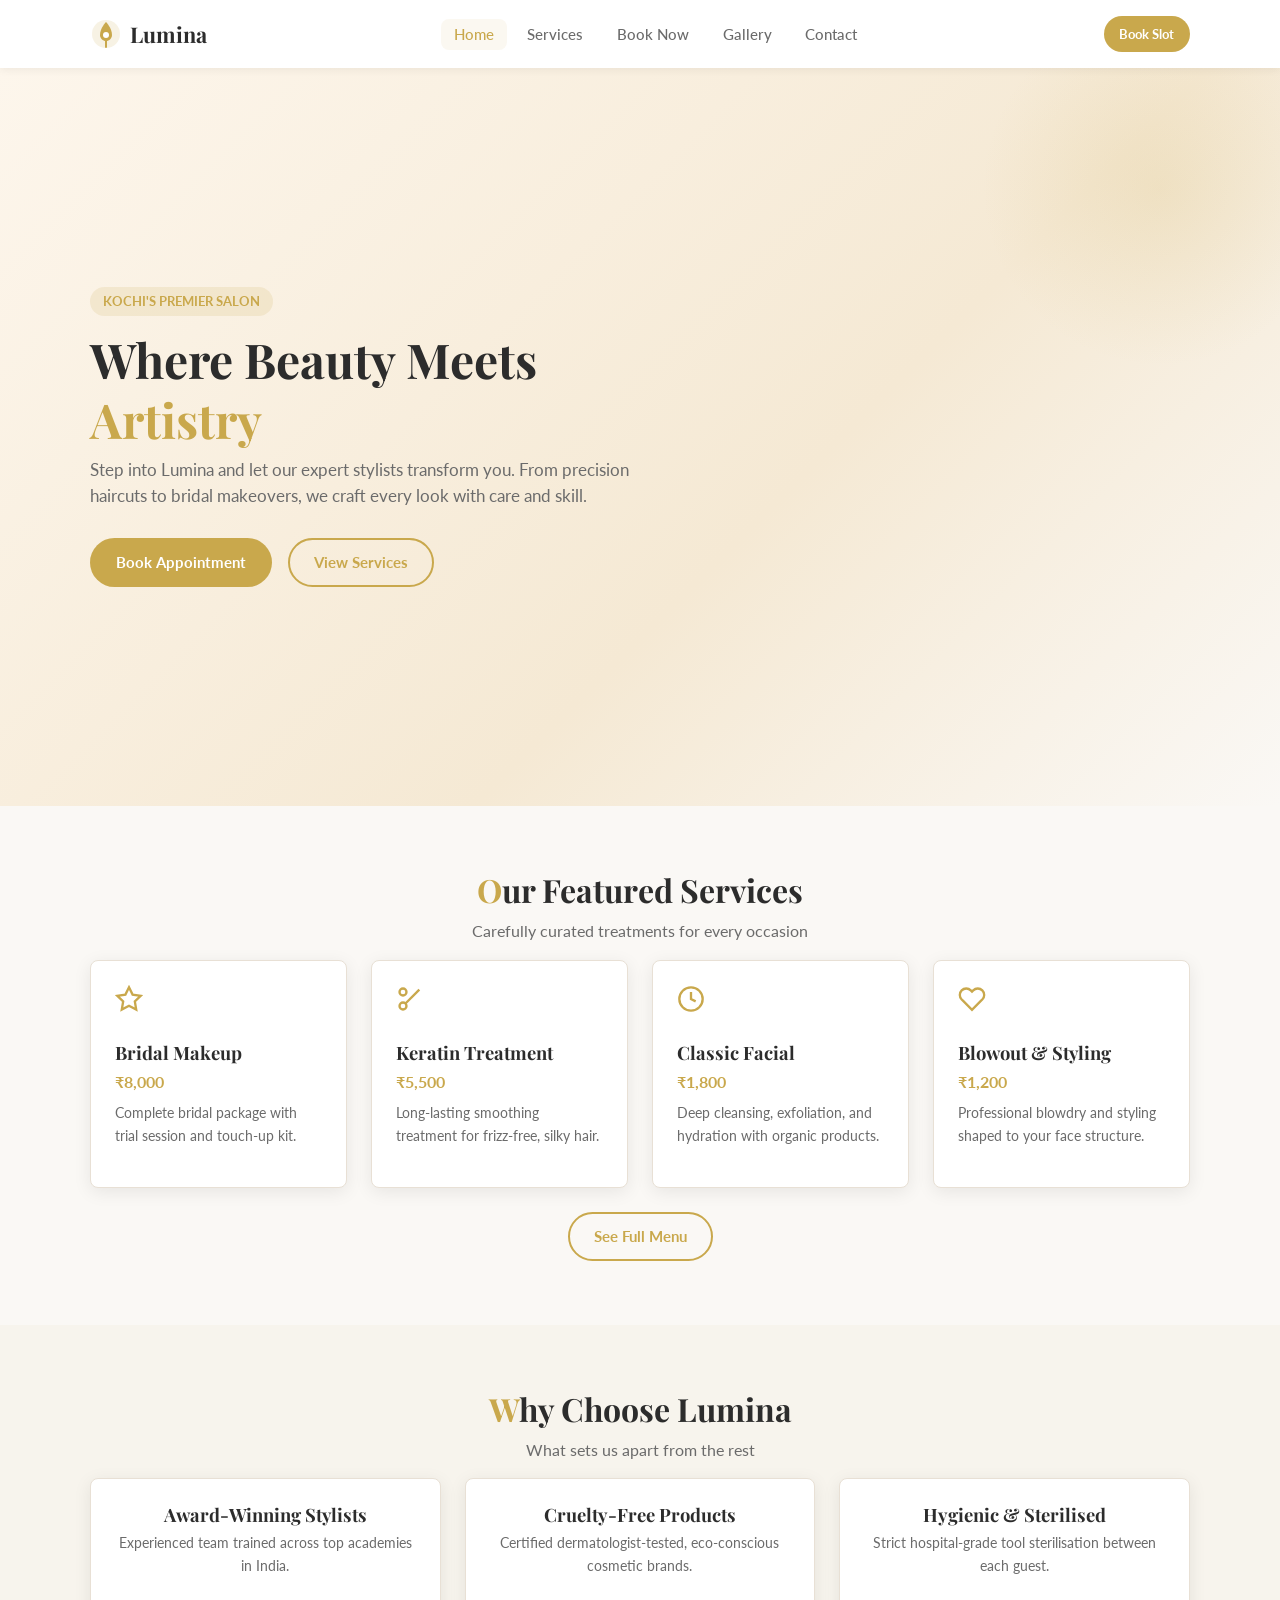
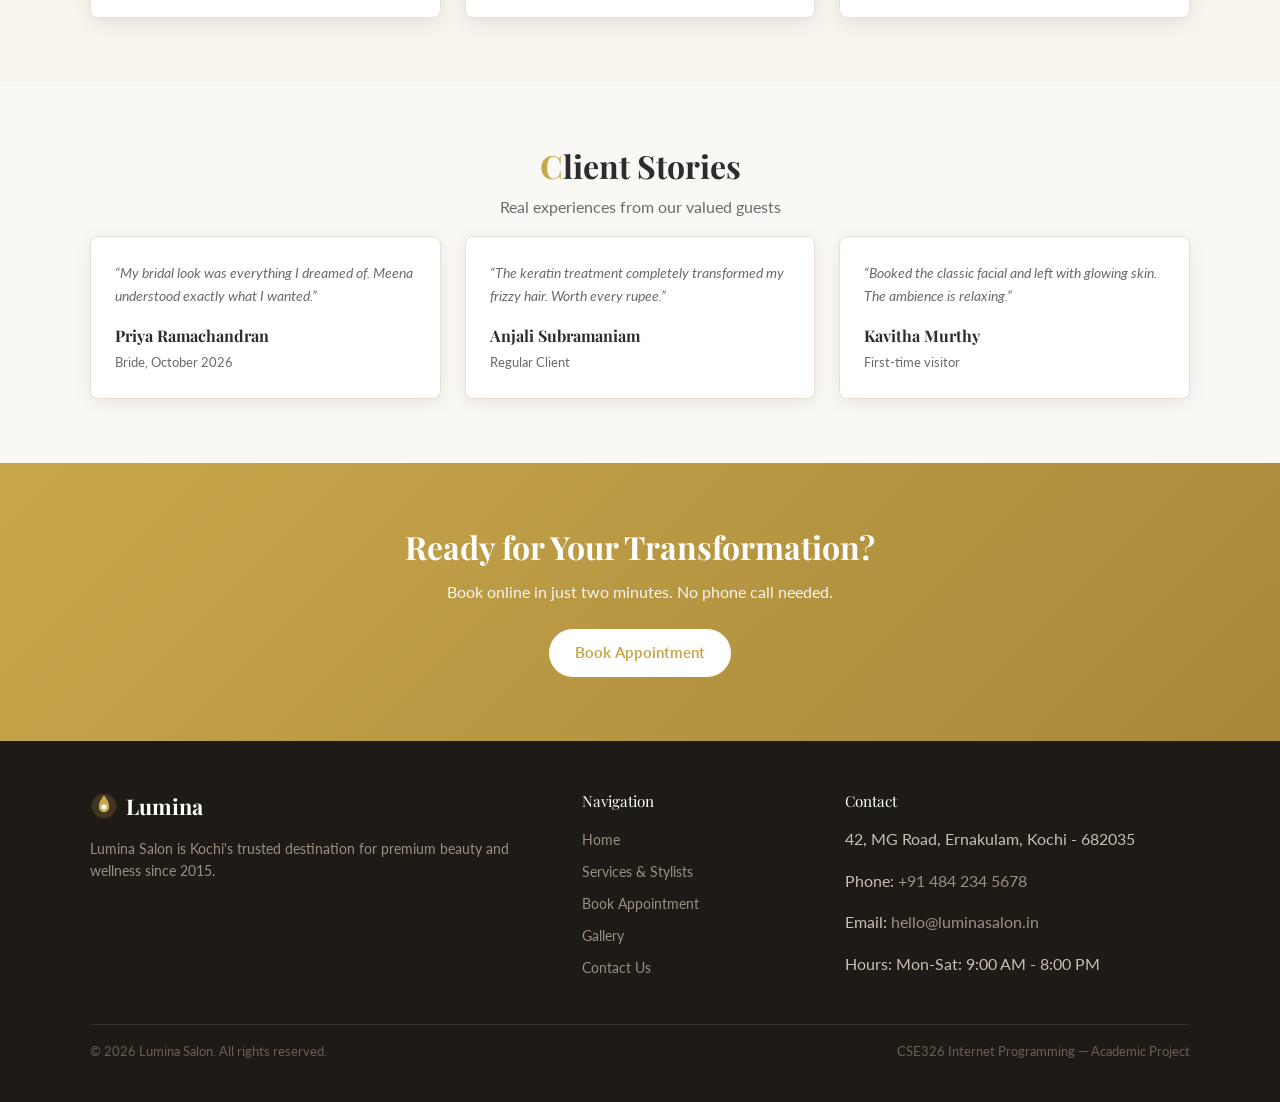
<file: index.html>
<!DOCTYPE html>
<!-- Unit I: Valid HTML5 document structure -->
<html lang="en">
<head>
  <!-- Unit I: SEO meta tags -->
  <meta charset="UTF-8">
  <meta name="viewport" content="width=device-width, initial-scale=1.0">
  <title>Lumina Salon - Premium Beauty &amp; Wellness | Kochi</title>
  <meta name="description" content="Lumina Salon offers premium hair, skin, bridal, and wellness services in Kochi. Book your appointment online today.">
  <meta name="keywords" content="salon, beauty, hair, bridal makeup, Kochi, Kerala, Lumina">
  <meta name="author" content="Lumina Salon">

  <!-- Unit I: Open Graph tags for social sharing -->
  <meta property="og:title" content="Lumina Salon - Premium Beauty &amp; Wellness">
  <meta property="og:description" content="Your destination for premium hair, skin, and bridal services in Kochi.">
  <meta property="og:type" content="website">
  <meta property="og:url" content="https://pkneshwanorg-png.github.io/salon-management-system/">
  <meta property="og:image" content="assets/images/og-image.jpg">

  <!-- Unit I: Favicon -->
  <link rel="icon" href="assets/icons/favicon.svg" type="image/svg+xml">

  <!-- Google Fonts - Unit III: Typography -->
  <link rel="preconnect" href="https://fonts.googleapis.com">
  <link rel="preconnect" href="https://fonts.gstatic.com" crossorigin>
  <link href="https://fonts.googleapis.com/css2?family=Playfair+Display:wght@400;700&family=Lato:wght@400;700&display=swap" rel="stylesheet">

  <!-- Unit III: External CSS -->
  <link rel="stylesheet" href="css/style.css">
</head>
<body>

  <!-- Unit II: Accessibility - skip to content -->
  <a href="#main-content" class="skip-link">Skip to content</a>

  <!-- Unit II: Semantic header element -->
  <header class="site-header" role="banner">
    <nav class="nav-container" aria-label="Main navigation">
      <!-- Unit I: Inline SVG logo -->
      <a href="index.html" class="nav-logo" aria-label="Lumina Salon home">
        <svg width="32" height="32" viewBox="0 0 32 32" fill="none" aria-hidden="true" xmlns="http://www.w3.org/2000/svg">
          <circle cx="16" cy="16" r="14" fill="#c9a84c" opacity="0.15"/>
          <path d="M16 4 C16 4 22 10 22 17 C22 20.3 19.3 23 16 23 C12.7 23 10 20.3 10 17 C10 10 16 4 16 4Z" fill="#c9a84c"/>
          <circle cx="16" cy="17" r="3" fill="#fff"/>
          <line x1="16" y1="23" x2="16" y2="29" stroke="#c9a84c" stroke-width="2" stroke-linecap="round"/>
        </svg>
        <span>Lumina</span>
      </a>

      <!-- Hamburger checkbox hack - Unit III pure CSS -->
      <input type="checkbox" id="navToggle" class="nav-toggle" aria-hidden="true">
      <label for="navToggle" class="hamburger" aria-label="Toggle menu">
        <span></span><span></span><span></span>
      </label>

      <!-- Unit I: Navigation hyperlinks (5 pages only) -->
      <ul class="nav-links" role="list">
        <li><a href="index.html"    class="nav-link active" aria-current="page">Home</a></li>
        <li><a href="services.html" class="nav-link">Services</a></li>
        <li><a href="booking.html"  class="nav-link">Book Now</a></li>
        <li><a href="gallery.html"  class="nav-link">Gallery</a></li>
        <li><a href="contact.html"  class="nav-link">Contact</a></li>
      </ul>

      <div>
        <a href="booking.html" class="btn btn-primary btn-sm">Book Slot</a>
      </div>
    </nav>
  </header>

  <!-- Unit II: Semantic main element -->
  <main id="main-content">

    <!-- ======================================================
         HERO SECTION
         Unit II: Semantic section, Unit I: Heading hierarchy
    ====================================================== -->
    <section class="hero section" aria-label="Welcome banner">
      <div class="container">
        <div class="hero-content">
          <span class="hero-tag">Kochi's Premier Salon</span>
          <h1 class="hero-title">
            Where Beauty Meets <span>Artistry</span>
          </h1>
          <p class="hero-desc">
            Step into Lumina and let our expert stylists transform you.
            From precision haircuts to bridal makeovers, we craft every
            look with care and skill.
          </p>
          <div class="hero-cta">
            <a href="booking.html" class="btn btn-primary pulse">Book Appointment</a>
            <a href="services.html" class="btn btn-outline">View Services</a>
          </div>
        </div>
      </div>
    </section>

    <!-- ======================================================
         SERVICES PREVIEW
         Unit II: Semantic section, article elements
    ====================================================== -->
    <section class="section" aria-labelledby="services-heading">
      <div class="container">
        <h2 id="services-heading" class="section-title text-center">Our Featured Services</h2>
        <p class="section-subtitle text-center text-muted mb-2">Carefully curated treatments for every occasion</p>

        <!-- Unit II: Semantic article elements for service cards -->
        <div class="cards-grid">
          <article class="card">
            <div class="card-icon" aria-hidden="true">
              <svg width="28" height="28" viewBox="0 0 24 24" fill="none" stroke="currentColor" stroke-width="2"><path d="M12 2L15.09 8.26L22 9.27L17 14.14L18.18 21.02L12 17.77L5.82 21.02L7 14.14L2 9.27L8.91 8.26L12 2Z"/></svg>
            </div>
            <h3 class="card-title">Bridal Makeup</h3>
            <p class="card-price">&#8377;8,000</p>
            <p class="card-desc">Complete bridal package with trial session and touch-up kit.</p>
          </article>
          <article class="card">
            <div class="card-icon" aria-hidden="true">
              <svg width="28" height="28" viewBox="0 0 24 24" fill="none" stroke="currentColor" stroke-width="2"><circle cx="6" cy="6" r="3"/><circle cx="6" cy="18" r="3"/><line x1="20" y1="4" x2="8.12" y2="15.88"/></svg>
            </div>
            <h3 class="card-title">Keratin Treatment</h3>
            <p class="card-price">&#8377;5,500</p>
            <p class="card-desc">Long-lasting smoothing treatment for frizz-free, silky hair.</p>
          </article>
          <article class="card">
            <div class="card-icon" aria-hidden="true">
              <svg width="28" height="28" viewBox="0 0 24 24" fill="none" stroke="currentColor" stroke-width="2"><circle cx="12" cy="12" r="10"/><path d="M12 6v6l4 2"/></svg>
            </div>
            <h3 class="card-title">Classic Facial</h3>
            <p class="card-price">&#8377;1,800</p>
            <p class="card-desc">Deep cleansing, exfoliation, and hydration with organic products.</p>
          </article>
          <article class="card">
            <div class="card-icon" aria-hidden="true">
              <svg width="28" height="28" viewBox="0 0 24 24" fill="none" stroke="currentColor" stroke-width="2"><path d="M20.84 4.61a5.5 5.5 0 0 0-7.78 0L12 5.67l-1.06-1.06a5.5 5.5 0 0 0-7.78 7.78l1.06 1.06L12 21.23l7.78-7.78 1.06-1.06a5.5 5.5 0 0 0 0-7.78z"/></svg>
            </div>
            <h3 class="card-title">Blowout &amp; Styling</h3>
            <p class="card-price">&#8377;1,200</p>
            <p class="card-desc">Professional blowdry and styling shaped to your face structure.</p>
          </article>
        </div>

        <div class="text-center mt-3">
          <a href="services.html" class="btn btn-outline">See Full Menu</a>
        </div>
      </div>
    </section>

    <!-- ======================================================
         WHY CHOOSE US
         Unit II: Semantic section, Unit I: Unordered list
    ====================================================== -->
    <section class="section" style="background: rgba(201,168,76,0.05);" aria-labelledby="why-heading">
      <div class="container">
        <h2 id="why-heading" class="section-title text-center">Why Choose Lumina</h2>
        <p class="section-subtitle text-center text-muted mb-2">What sets us apart from the rest</p>

        <!-- Unit I: Unordered list -->
        <ul class="cards-grid">
          <li class="card text-center">
            <h3 class="card-title">Award-Winning Stylists</h3>
            <p class="card-desc">Experienced team trained across top academies in India.</p>
          </li>
          <li class="card text-center">
            <h3 class="card-title">Cruelty-Free Products</h3>
            <p class="card-desc">Certified dermatologist-tested, eco-conscious cosmetic brands.</p>
          </li>
          <li class="card text-center">
            <h3 class="card-title">Hygienic &amp; Sterilised</h3>
            <p class="card-desc">Strict hospital-grade tool sterilisation between each guest.</p>
          </li>
        </ul>
      </div>
    </section>

    <!-- ======================================================
         TESTIMONIALS
         Unit II: article, blockquote, figure
    ====================================================== -->
    <section class="section" aria-labelledby="testimonials-heading">
      <div class="container">
        <h2 id="testimonials-heading" class="section-title text-center">Client Stories</h2>
        <p class="section-subtitle text-center text-muted mb-2">Real experiences from our valued guests</p>

        <div class="cards-grid">
          <article class="card">
            <p class="card-desc"><em>&ldquo;My bridal look was everything I dreamed of. Meena understood exactly what I wanted.&rdquo;</em></p>
            <h4 style="font-family:var(--font-h);">Priya Ramachandran</h4>
            <small class="text-muted">Bride, October 2026</small>
          </article>
          <article class="card">
            <p class="card-desc"><em>&ldquo;The keratin treatment completely transformed my frizzy hair. Worth every rupee.&rdquo;</em></p>
            <h4 style="font-family:var(--font-h);">Anjali Subramaniam</h4>
            <small class="text-muted">Regular Client</small>
          </article>
          <article class="card">
            <p class="card-desc"><em>&ldquo;Booked the classic facial and left with glowing skin. The ambience is relaxing.&rdquo;</em></p>
            <h4 style="font-family:var(--font-h);">Kavitha Murthy</h4>
            <small class="text-muted">First-time visitor</small>
          </article>
        </div>
      </div>
    </section>

    <!-- ======================================================
         CTA BANNER
    ====================================================== -->
    <section class="section" style="background: linear-gradient(135deg, var(--gold), var(--gold-dk)); color: #fff; text-align: center;">
      <div class="container">
        <h2 style="color:#fff; margin-bottom:0.75rem;">Ready for Your Transformation?</h2>
        <p style="color:rgba(255,255,255,0.9); margin-bottom:1.5rem;">
          Book online in just two minutes. No phone call needed.
        </p>
        <a href="booking.html" class="btn" style="background:#fff; color:var(--gold);">Book Appointment</a>
      </div>
    </section>

  </main>

  <!-- Unit II: Semantic footer element -->
  <footer class="site-footer" role="contentinfo">
    <div class="container">
      <div class="footer-grid">

        <div class="footer-brand">
          <a href="index.html" class="nav-logo" style="margin-bottom:0.9rem; display:flex; color:#fff;">
            <svg width="28" height="28" viewBox="0 0 32 32" fill="none" aria-hidden="true">
              <circle cx="16" cy="16" r="14" fill="#c9a84c" opacity="0.2"/>
              <path d="M16 4 C16 4 22 10 22 17 C22 20.3 19.3 23 16 23 C12.7 23 10 20.3 10 17 C10 10 16 4 16 4Z" fill="#c9a84c"/>
              <circle cx="16" cy="17" r="3" fill="#fff"/>
            </svg>
            <span style="color:#fff;">Lumina</span>
          </a>
          <p class="footer-desc">Lumina Salon is Kochi's trusted destination for premium beauty and wellness since 2015.</p>
        </div>

        <div>
          <p class="footer-heading">Navigation</p>
          <!-- Unit I: Unordered list for navigation -->
          <ul class="footer-links">
            <li><a href="index.html">Home</a></li>
            <li><a href="services.html">Services &amp; Stylists</a></li>
            <li><a href="booking.html">Book Appointment</a></li>
            <li><a href="gallery.html">Gallery</a></li>
            <li><a href="contact.html">Contact Us</a></li>
          </ul>
        </div>

        <!-- Unit II: address semantic element -->
        <address class="footer-contact" style="font-style:normal;">
          <p class="footer-heading" style="font-style:normal;">Contact</p>
          <p>42, MG Road, Ernakulam, Kochi - 682035</p>
          <p>Phone: <a href="tel:+914842345678" style="color:#9a9080;">+91 484 234 5678</a></p>
          <p>Email: <a href="mailto:hello@luminasalon.in" style="color:#9a9080;">hello@luminasalon.in</a></p>
          <p>Hours: Mon-Sat: 9:00 AM - 8:00 PM</p>
        </address>

      </div>

      <div class="footer-bottom">
        <p>&copy; <time datetime="2026">2026</time> Lumina Salon. All rights reserved.</p>
        <p>CSE326 Internet Programming &mdash; Academic Project</p>
      </div>
    </div>
  </footer>

  <script src="js/main.js"></script>
</body>
</html>
</file>
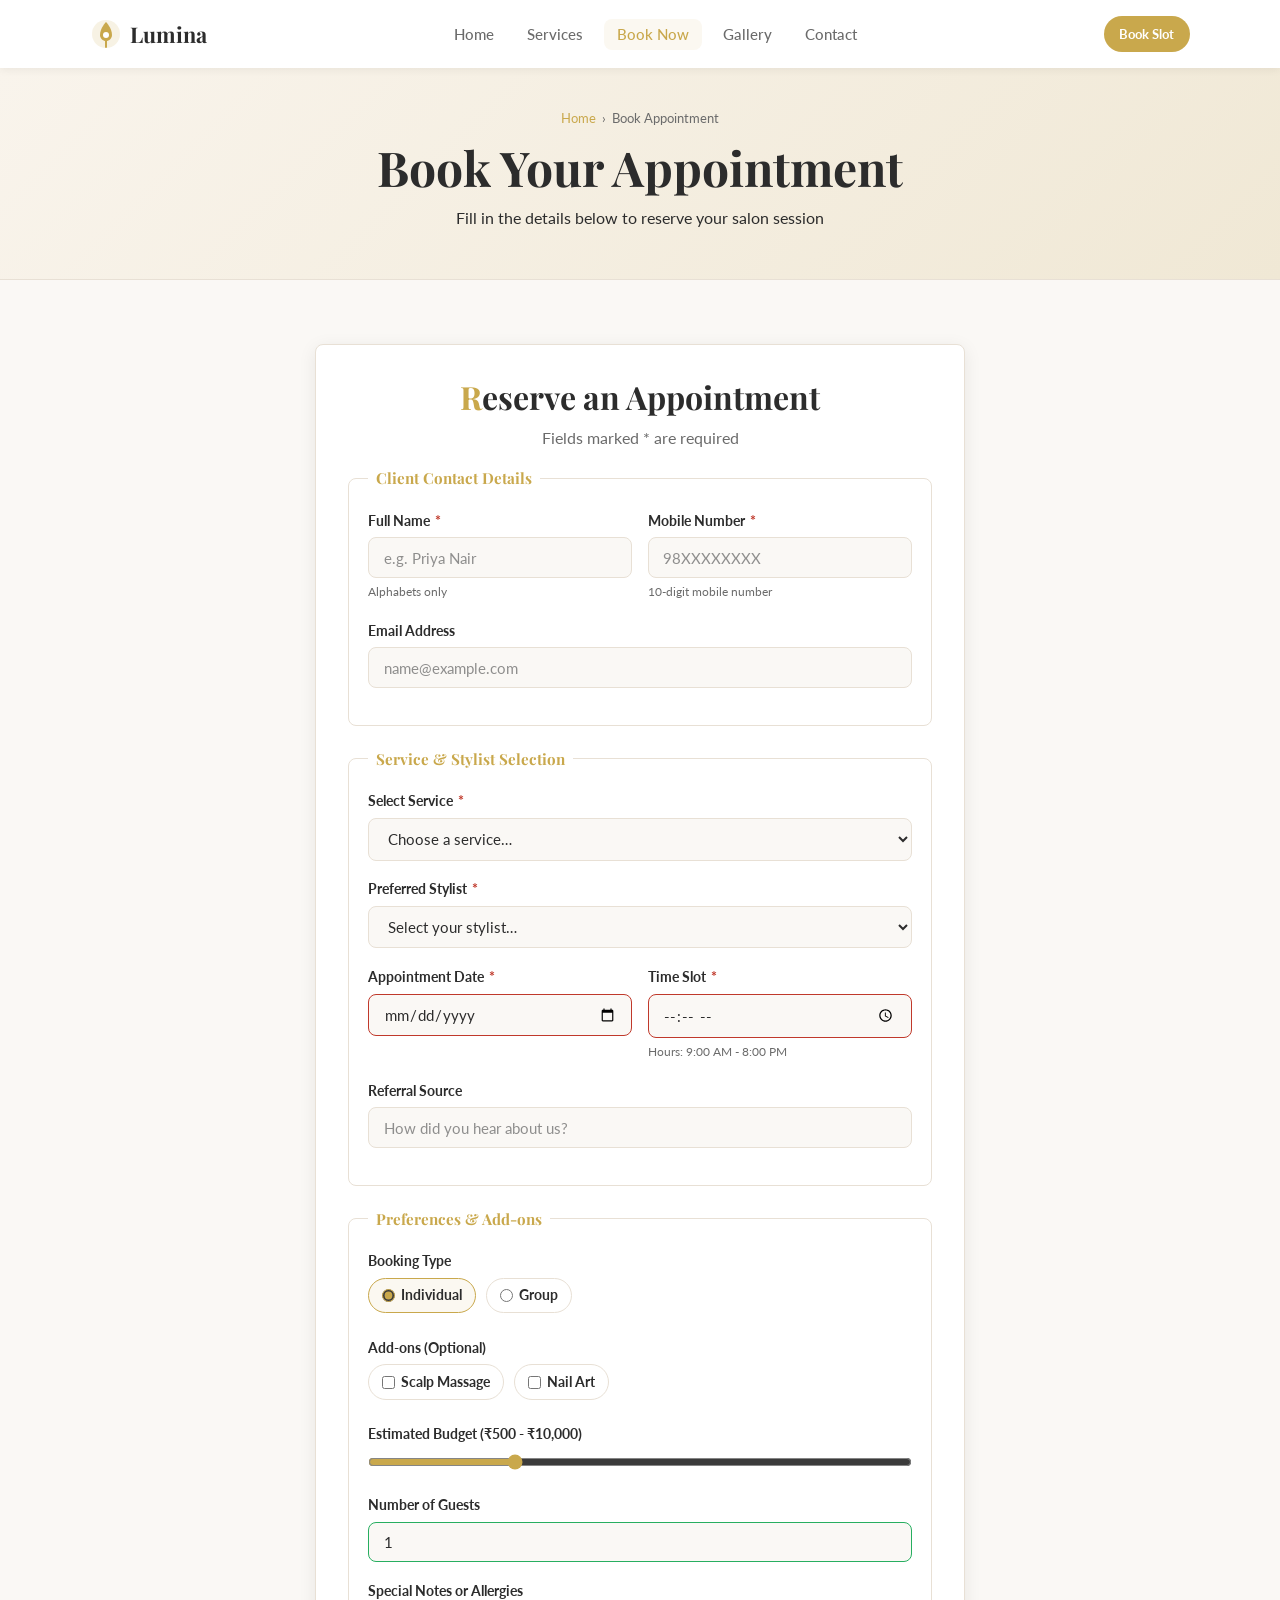
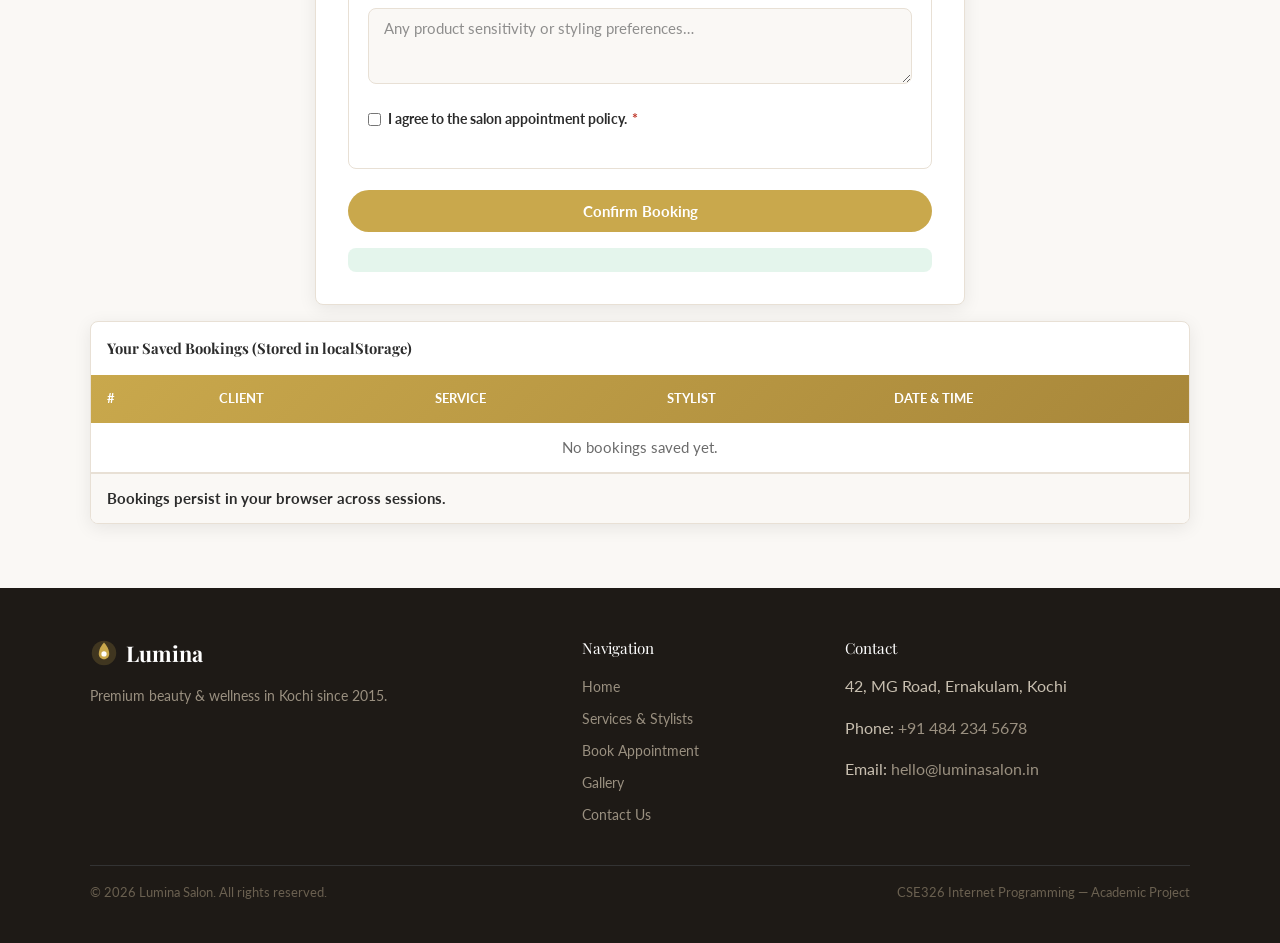
<file: booking.html>
<!DOCTYPE html>
<!-- Unit I: Valid HTML5 document structure -->
<html lang="en">
<head>
  <!-- Unit I: SEO meta tags -->
  <meta charset="UTF-8">
  <meta name="viewport" content="width=device-width, initial-scale=1.0">
  <title>Book an Appointment | Lumina Salon - Kochi</title>
  <meta name="description" content="Book your salon appointment online at Lumina Salon, Kochi. Choose your service, stylist, and preferred time slot.">
  <meta name="keywords" content="book appointment, salon booking, Kochi salon, hair, beauty">
  <meta property="og:title" content="Book Appointment | Lumina Salon">
  <meta property="og:type" content="website">
  <meta property="og:url" content="https://pkneshwanorg-png.github.io/salon-management-system/booking.html">
  <link rel="icon" href="assets/icons/favicon.svg" type="image/svg+xml">
  <link rel="preconnect" href="https://fonts.googleapis.com">
  <link rel="preconnect" href="https://fonts.gstatic.com" crossorigin>
  <link href="https://fonts.googleapis.com/css2?family=Playfair+Display:wght@400;700&family=Lato:wght@400;700&display=swap" rel="stylesheet">
  <link rel="stylesheet" href="css/style.css">
</head>
<body>

  <!-- Unit II: Accessibility skip link -->
  <a href="#main-content" class="skip-link">Skip to content</a>

  <!-- Unit II: Semantic header -->
  <header class="site-header" role="banner">
    <nav class="nav-container" aria-label="Main navigation">
      <a href="index.html" class="nav-logo" aria-label="Lumina Salon home">
        <svg width="32" height="32" viewBox="0 0 32 32" fill="none" aria-hidden="true">
          <circle cx="16" cy="16" r="14" fill="#c9a84c" opacity="0.15"/>
          <path d="M16 4 C16 4 22 10 22 17 C22 20.3 19.3 23 16 23 C12.7 23 10 20.3 10 17 C10 10 16 4 16 4Z" fill="#c9a84c"/>
          <circle cx="16" cy="17" r="3" fill="#fff"/>
          <line x1="16" y1="23" x2="16" y2="29" stroke="#c9a84c" stroke-width="2" stroke-linecap="round"/>
        </svg>
        <span>Lumina</span>
      </a>

      <input type="checkbox" id="navToggle" class="nav-toggle" aria-hidden="true">
      <label for="navToggle" class="hamburger" aria-label="Toggle menu">
        <span></span><span></span><span></span>
      </label>

      <!-- Unit I: Navigation hyperlinks (5 pages only) -->
      <ul class="nav-links" role="list">
        <li><a href="index.html"    class="nav-link">Home</a></li>
        <li><a href="services.html" class="nav-link">Services</a></li>
        <li><a href="booking.html"  class="nav-link active" aria-current="page">Book Now</a></li>
        <li><a href="gallery.html"  class="nav-link">Gallery</a></li>
        <li><a href="contact.html"  class="nav-link">Contact</a></li>
      </ul>

      <div>
        <a href="booking.html" class="btn btn-primary btn-sm">Book Slot</a>
      </div>
    </nav>
  </header>

  <main id="main-content">

    <div class="page-hero">
      <div class="container">
        <nav aria-label="Breadcrumb" class="breadcrumb">
          <a href="index.html">Home</a>
          <span aria-hidden="true">&rsaquo;</span>
          <span aria-current="page">Book Appointment</span>
        </nav>
        <h1>Book Your Appointment</h1>
        <p>Fill in the details below to reserve your salon session</p>
      </div>
    </div>

    <!-- ======================================================
         BOOKING FORM
         Unit II: Forms, fieldset, legend, label-for pairing
         Unit II: input types: text, email, tel, date, time, select,
                  datalist, radio, checkbox, textarea, range, number
         Unit II: attributes: required, pattern, min, max,
                  placeholder, autocomplete
         Unit II: HTML5 validation
    ====================================================== -->
    <section class="section" aria-labelledby="booking-form-heading">
      <div class="container">
        <div class="form-card">
          <h2 id="booking-form-heading" class="section-title text-center">Reserve an Appointment</h2>
          <p class="section-subtitle text-center text-muted mb-2">Fields marked <span class="req">*</span> are required</p>

          <form id="bookingForm" novalidate autocomplete="on">

            <!-- Unit II: fieldset and legend -->
            <fieldset>
              <legend>Client Contact Details</legend>

              <div class="form-row">
                <div class="form-group">
                  <!-- Unit II: label-for pairing -->
                  <label for="bookName">Full Name <span class="req">*</span></label>
                  <!-- Unit II: text input, required, pattern, minlength, maxlength, placeholder, autocomplete -->
                  <input type="text" id="bookName" name="name"
                    required minlength="3" maxlength="60"
                    placeholder="e.g. Priya Nair"
                    autocomplete="name"
                    pattern="[A-Za-z\s]{3,60}">
                  <span class="form-hint">Alphabets only</span>
                </div>

                <div class="form-group">
                  <label for="bookPhone">Mobile Number <span class="req">*</span></label>
                  <!-- Unit II: tel input, pattern for Indian mobile numbers -->
                  <input type="tel" id="bookPhone" name="phone"
                    required
                    placeholder="98XXXXXXXX"
                    autocomplete="tel"
                    pattern="[6-9][0-9]{9}"
                    maxlength="10">
                  <span class="form-hint">10-digit mobile number</span>
                </div>
              </div>

              <div class="form-group">
                <label for="bookEmail">Email Address</label>
                <!-- Unit II: email input -->
                <input type="email" id="bookEmail" name="email"
                  placeholder="name@example.com"
                  autocomplete="email">
              </div>
            </fieldset>

            <fieldset>
              <legend>Service &amp; Stylist Selection</legend>

              <div class="form-group">
                <label for="bookService">Select Service <span class="req">*</span></label>
                <!-- Unit II: select element with optgroup -->
                <select id="bookService" name="service" required>
                  <option value="" disabled selected>Choose a service&hellip;</option>
                  <optgroup label="Hair Care">
                    <option value="Haircut & Styling">Haircut &amp; Styling - &#8377;800</option>
                    <option value="Keratin Treatment">Keratin Treatment - &#8377;5,500</option>
                    <option value="Hair Coloring">Hair Coloring - &#8377;3,500</option>
                  </optgroup>
                  <optgroup label="Skin & Beauty">
                    <option value="Classic Facial">Classic Facial - &#8377;1,800</option>
                    <option value="Manicure & Pedicure">Manicure &amp; Pedicure - &#8377;1,500</option>
                  </optgroup>
                  <optgroup label="Bridal & Special">
                    <option value="Bridal Makeup">Bridal Makeup - &#8377;8,000</option>
                  </optgroup>
                </select>
              </div>

              <div class="form-group">
                <label for="bookStylist">Preferred Stylist <span class="req">*</span></label>
                <!-- Unit II: select element -->
                <select id="bookStylist" name="stylist" required>
                  <option value="" disabled selected>Select your stylist&hellip;</option>
                  <option value="Meena Krishnan">Meena Krishnan (Bridal Specialist)</option>
                  <option value="Ritika Verma">Ritika Verma (Hair Specialist)</option>
                  <option value="Sana Qureshi">Sana Qureshi (Skin Aesthetician)</option>
                  <option value="Divya Pillai">Divya Pillai (Nail Artist)</option>
                </select>
              </div>

              <div class="form-row">
                <div class="form-group">
                  <label for="bookDate">Appointment Date <span class="req">*</span></label>
                  <!-- Unit II: date input with min -->
                  <input type="date" id="bookDate" name="date" required min="2026-11-01">
                </div>

                <div class="form-group">
                  <label for="bookTime">Time Slot <span class="req">*</span></label>
                  <!-- Unit II: time input with min and max -->
                  <input type="time" id="bookTime" name="time" required min="09:00" max="20:00">
                  <span class="form-hint">Hours: 9:00 AM - 8:00 PM</span>
                </div>
              </div>

              <!-- Unit II: datalist element -->
              <div class="form-group">
                <label for="bookReferral">Referral Source</label>
                <input type="text" id="bookReferral" name="referral" list="referralSources" placeholder="How did you hear about us?">
                <datalist id="referralSources">
                  <option value="Instagram">
                  <option value="Google Search">
                  <option value="Friend or Family">
                  <option value="Walk-in">
                </datalist>
              </div>
            </fieldset>

            <fieldset>
              <legend>Preferences &amp; Add-ons</legend>

              <!-- Unit II: radio inputs with name grouping -->
              <div class="form-group">
                <label>Booking Type</label>
                <div class="radio-group" role="radiogroup">
                  <label class="radio-label">
                    <input type="radio" name="bookingType" value="Individual" checked>
                    <span>Individual</span>
                  </label>
                  <label class="radio-label">
                    <input type="radio" name="bookingType" value="Group">
                    <span>Group</span>
                  </label>
                </div>
              </div>

              <!-- Unit II: checkbox inputs -->
              <div class="form-group">
                <label>Add-ons (Optional)</label>
                <div class="checkbox-group">
                  <label class="checkbox-label">
                    <input type="checkbox" name="addons" value="Scalp Massage">
                    <span>Scalp Massage</span>
                  </label>
                  <label class="checkbox-label">
                    <input type="checkbox" name="addons" value="Nail Art">
                    <span>Nail Art</span>
                  </label>
                </div>
              </div>

              <!-- Unit II: range input -->
              <div class="form-group">
                <label for="budgetRange">Estimated Budget (&#8377;500 - &#8377;10,000)</label>
                <input type="range" id="budgetRange" name="budget" min="500" max="10000" step="100" value="3000">
              </div>

              <!-- Unit II: number input -->
              <div class="form-group">
                <label for="guestCount">Number of Guests</label>
                <input type="number" id="guestCount" name="guests" min="1" max="10" value="1">
              </div>

              <!-- Unit II: textarea element -->
              <div class="form-group">
                <label for="bookNotes">Special Notes or Allergies</label>
                <textarea id="bookNotes" name="notes" rows="3" placeholder="Any product sensitivity or styling preferences&hellip;"></textarea>
              </div>

              <div class="form-group">
                <label class="checkbox-label" style="border:none; padding:0;">
                  <input type="checkbox" id="bookAgree" required>
                  <span>I agree to the salon appointment policy. <span class="req">*</span></span>
                </label>
              </div>
            </fieldset>

            <button type="submit" class="btn btn-primary" style="width:100%;">Confirm Booking</button>
            <div id="bookMsg" role="status" aria-live="polite"></div>
          </form>
        </div>

        <!-- Plain table showing saved bookings below the form -->
        <div class="table-wrap mt-3">
          <table aria-label="Saved bookings list">
            <caption>Your Saved Bookings (Stored in localStorage)</caption>
            <thead>
              <tr>
                <th scope="col">#</th>
                <th scope="col">Client</th>
                <th scope="col">Service</th>
                <th scope="col">Stylist</th>
                <th scope="col">Date &amp; Time</th>
              </tr>
            </thead>
            <tbody id="bookingListBody"></tbody>
            <tfoot>
              <tr>
                <td colspan="5">Bookings persist in your browser across sessions.</td>
              </tr>
            </tfoot>
          </table>
        </div>

      </div>
    </section>

  </main>

  <footer class="site-footer" role="contentinfo">
    <div class="container">
      <div class="footer-grid">
        <div class="footer-brand">
          <a href="index.html" class="nav-logo" style="margin-bottom:0.9rem; display:flex; color:#fff;">
            <svg width="28" height="28" viewBox="0 0 32 32" fill="none" aria-hidden="true">
              <circle cx="16" cy="16" r="14" fill="#c9a84c" opacity="0.2"/>
              <path d="M16 4 C16 4 22 10 22 17 C22 20.3 19.3 23 16 23 C12.7 23 10 20.3 10 17 C10 10 16 4 16 4Z" fill="#c9a84c"/>
              <circle cx="16" cy="17" r="3" fill="#fff"/>
            </svg>
            <span style="color:#fff;">Lumina</span>
          </a>
          <p class="footer-desc">Premium beauty &amp; wellness in Kochi since 2015.</p>
        </div>
        <div>
          <p class="footer-heading">Navigation</p>
          <ul class="footer-links">
            <li><a href="index.html">Home</a></li>
            <li><a href="services.html">Services &amp; Stylists</a></li>
            <li><a href="booking.html">Book Appointment</a></li>
            <li><a href="gallery.html">Gallery</a></li>
            <li><a href="contact.html">Contact Us</a></li>
          </ul>
        </div>
        <address class="footer-contact" style="font-style:normal;">
          <p class="footer-heading" style="font-style:normal;">Contact</p>
          <p>42, MG Road, Ernakulam, Kochi</p>
          <p>Phone: <a href="tel:+914842345678" style="color:#9a9080;">+91 484 234 5678</a></p>
          <p>Email: <a href="mailto:hello@luminasalon.in" style="color:#9a9080;">hello@luminasalon.in</a></p>
        </address>
      </div>
      <div class="footer-bottom">
        <p>&copy; <time datetime="2026">2026</time> Lumina Salon. All rights reserved.</p>
        <p>CSE326 Internet Programming &mdash; Academic Project</p>
      </div>
    </div>
  </footer>

  <script src="js/main.js"></script>
</body>
</html>
</file>
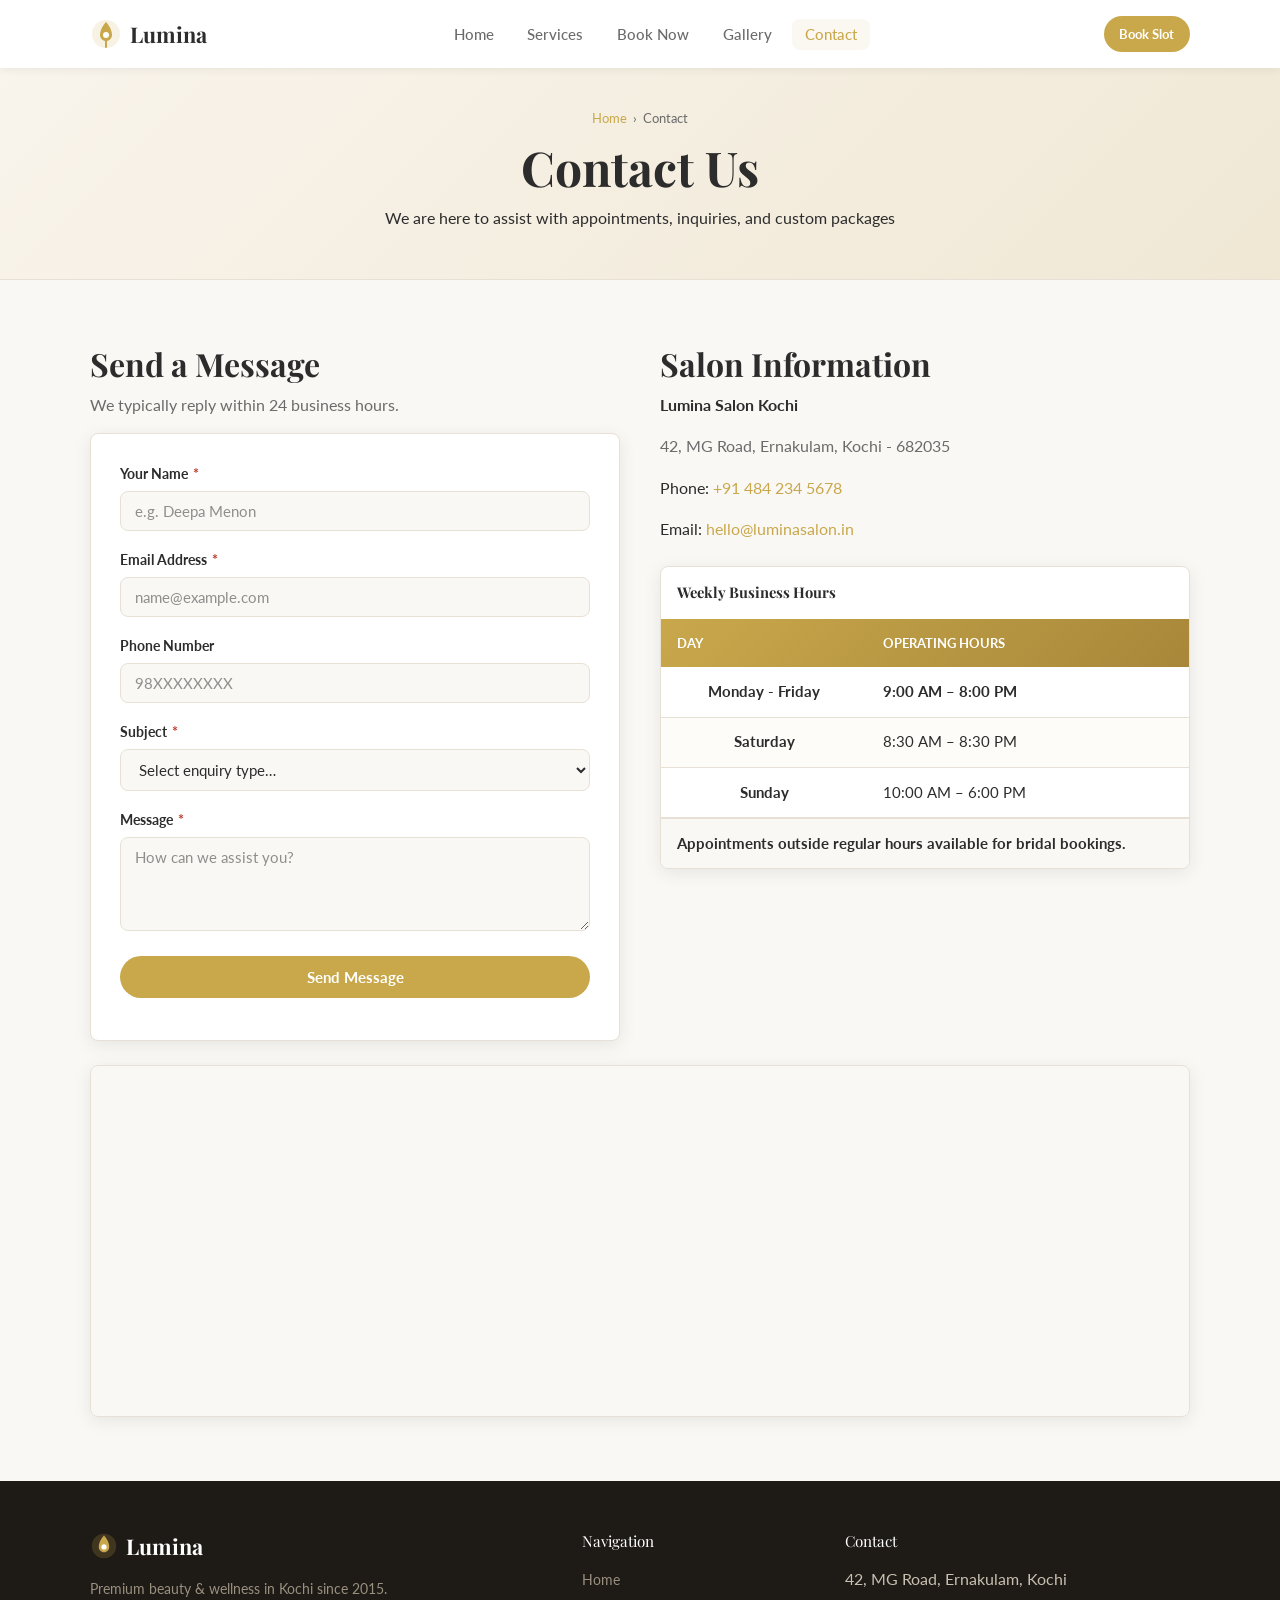
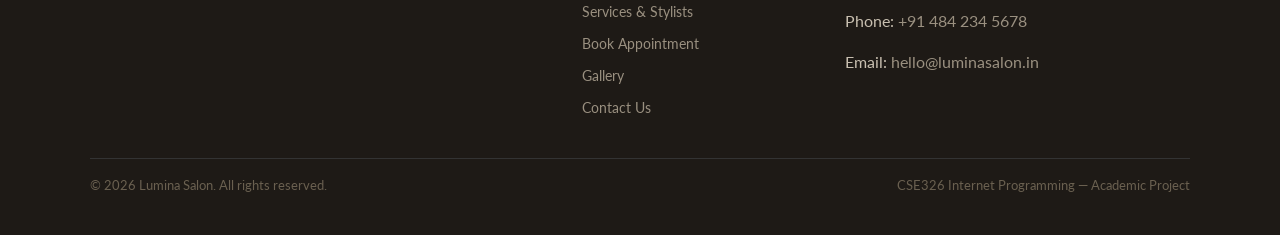
<file: contact.html>
<!DOCTYPE html>
<!-- Unit I: Valid HTML5 document structure -->
<html lang="en">
<head>
  <!-- Unit I: SEO meta tags -->
  <meta charset="UTF-8">
  <meta name="viewport" content="width=device-width, initial-scale=1.0">
  <title>Contact Us | Lumina Salon - Kochi</title>
  <meta name="description" content="Get in touch with Lumina Salon, Kochi. Find our salon address, phone, email, and opening hours schedule.">
  <meta name="keywords" content="contact salon Kochi, Lumina Salon address, salon phone number, opening hours">
  <meta property="og:title" content="Contact | Lumina Salon">
  <meta property="og:type" content="website">
  <meta property="og:url" content="https://pkneshwanorg-png.github.io/salon-management-system/contact.html">
  <link rel="icon" href="assets/icons/favicon.svg" type="image/svg+xml">
  <link rel="preconnect" href="https://fonts.googleapis.com">
  <link rel="preconnect" href="https://fonts.gstatic.com" crossorigin>
  <link href="https://fonts.googleapis.com/css2?family=Playfair+Display:wght@400;700&family=Lato:wght@400;700&display=swap" rel="stylesheet">
  <link rel="stylesheet" href="css/style.css">
</head>
<body>

  <!-- Unit II: Accessibility skip link -->
  <a href="#main-content" class="skip-link">Skip to content</a>

  <!-- Unit II: Semantic header -->
  <header class="site-header" role="banner">
    <nav class="nav-container" aria-label="Main navigation">
      <a href="index.html" class="nav-logo" aria-label="Lumina Salon home">
        <svg width="32" height="32" viewBox="0 0 32 32" fill="none" aria-hidden="true">
          <circle cx="16" cy="16" r="14" fill="#c9a84c" opacity="0.15"/>
          <path d="M16 4 C16 4 22 10 22 17 C22 20.3 19.3 23 16 23 C12.7 23 10 20.3 10 17 C10 10 16 4 16 4Z" fill="#c9a84c"/>
          <circle cx="16" cy="17" r="3" fill="#fff"/>
          <line x1="16" y1="23" x2="16" y2="29" stroke="#c9a84c" stroke-width="2" stroke-linecap="round"/>
        </svg>
        <span>Lumina</span>
      </a>

      <input type="checkbox" id="navToggle" class="nav-toggle" aria-hidden="true">
      <label for="navToggle" class="hamburger" aria-label="Toggle menu">
        <span></span><span></span><span></span>
      </label>

      <!-- Unit I: Navigation hyperlinks (5 pages only) -->
      <ul class="nav-links" role="list">
        <li><a href="index.html"    class="nav-link">Home</a></li>
        <li><a href="services.html" class="nav-link">Services</a></li>
        <li><a href="booking.html"  class="nav-link">Book Now</a></li>
        <li><a href="gallery.html"  class="nav-link">Gallery</a></li>
        <li><a href="contact.html"  class="nav-link active" aria-current="page">Contact</a></li>
      </ul>

      <div>
        <a href="booking.html" class="btn btn-primary btn-sm">Book Slot</a>
      </div>
    </nav>
  </header>

  <main id="main-content">

    <div class="page-hero">
      <div class="container">
        <nav aria-label="Breadcrumb" class="breadcrumb">
          <a href="index.html">Home</a>
          <span aria-hidden="true">&rsaquo;</span>
          <span aria-current="page">Contact</span>
        </nav>
        <h1>Contact Us</h1>
        <p>We are here to assist with appointments, inquiries, and custom packages</p>
      </div>
    </div>

    <!-- ======================================================
         CONTACT SECTION
         Unit II: Form + Opening Hours Table
    ====================================================== -->
    <section class="section" aria-labelledby="contact-heading">
      <div class="container">
        <div class="two-col">

          <!-- Contact Form - Unit II: forms with validation -->
          <div>
            <h2 id="contact-heading">Send a Message</h2>
            <p class="text-muted mb-2">We typically reply within 24 business hours.</p>

            <form id="contactForm" class="form-card" style="padding:1.8rem; margin:0;" novalidate>
              <div class="form-group">
                <label for="contactName">Your Name <span class="req">*</span></label>
                <input type="text" id="contactName" name="name" required minlength="2" placeholder="e.g. Deepa Menon" autocomplete="name">
              </div>

              <div class="form-group">
                <label for="contactEmail">Email Address <span class="req">*</span></label>
                <input type="email" id="contactEmail" name="email" required placeholder="name@example.com" autocomplete="email">
              </div>

              <div class="form-group">
                <label for="contactPhone">Phone Number</label>
                <input type="tel" id="contactPhone" name="phone" placeholder="98XXXXXXXX" pattern="[6-9][0-9]{9}" maxlength="10" autocomplete="tel">
              </div>

              <div class="form-group">
                <label for="contactSubject">Subject <span class="req">*</span></label>
                <select id="contactSubject" name="subject" required>
                  <option value="" disabled selected>Select enquiry type&hellip;</option>
                  <option value="Appointment">Appointment Enquiry</option>
                  <option value="Bridal">Bridal Package Details</option>
                  <option value="Feedback">Feedback or Suggestion</option>
                </select>
              </div>

              <div class="form-group">
                <label for="contactMsg">Message <span class="req">*</span></label>
                <textarea id="contactMsg" name="message" required minlength="10" rows="4" placeholder="How can we assist you?"></textarea>
              </div>

              <button type="submit" class="btn btn-primary" style="width:100%;">Send Message</button>
              <div id="contactFeedback" class="text-center text-muted" style="margin-top:0.8rem; font-weight:700;"></div>
            </form>
          </div>

          <!-- Opening Hours Table & Address Details -->
          <div>
            <h2>Salon Information</h2>

            <!-- Unit II: address element -->
            <address style="font-style:normal; margin-bottom:1.5rem;">
              <p><strong>Lumina Salon Kochi</strong></p>
              <p class="text-muted">42, MG Road, Ernakulam, Kochi - 682035</p>
              <p>Phone: <a href="tel:+914842345678">+91 484 234 5678</a></p>
              <p>Email: <a href="mailto:hello@luminasalon.in">hello@luminasalon.in</a></p>
            </address>

            <!-- Unit II: Table with thead, tbody, tfoot, caption, scope, Unit II time elements -->
            <div class="table-wrap">
              <table class="hours-table" aria-label="Salon weekly opening hours">
                <caption>Weekly Business Hours</caption>
                <thead>
                  <tr>
                    <th scope="col">Day</th>
                    <th scope="col">Operating Hours</th>
                  </tr>
                </thead>
                <tbody>
                  <tr>
                    <th scope="row">Monday - Friday</th>
                    <td><time datetime="09:00">9:00 AM</time> &ndash; <time datetime="20:00">8:00 PM</time></td>
                  </tr>
                  <tr>
                    <th scope="row">Saturday</th>
                    <td><time datetime="08:30">8:30 AM</time> &ndash; <time datetime="20:30">8:30 PM</time></td>
                  </tr>
                  <tr>
                    <th scope="row">Sunday</th>
                    <td><time datetime="10:00">10:00 AM</time> &ndash; <time datetime="18:00">6:00 PM</time></td>
                  </tr>
                </tbody>
                <tfoot>
                  <tr>
                    <td colspan="2">Appointments outside regular hours available for bridal bookings.</td>
                  </tr>
                </tfoot>
              </table>
            </div>
          </div>

        </div>

        <!-- Unit I: Google Maps Iframe Embed -->
        <div class="map-wrap mt-3">
          <iframe
            src="https://www.google.com/maps/embed?pb=!1m18!1m12!1m3!1d3929.0167573024944!2d76.28774461479213!3d9.983153492879395!2m3!1f0!2f0!3f0!3m2!1i1024!2i768!4f13.1!3m3!1m2!1s0x3b080d514abec6bf%3A0xbd582caa5f6a2fd5!2sMG%20Road%2C%20Ernakulam%2C%20Kochi!5e0!3m2!1sen!2sin!4v1623000000000!5m2!1sen!2sin"
            title="Lumina Salon Location Map"
            allowfullscreen
            loading="lazy"
            referrerpolicy="no-referrer-when-downgrade">
          </iframe>
        </div>

      </div>
    </section>

  </main>

  <!-- Unit II: Semantic footer -->
  <footer class="site-footer" role="contentinfo">
    <div class="container">
      <div class="footer-grid">
        <div class="footer-brand">
          <a href="index.html" class="nav-logo" style="margin-bottom:0.9rem; display:flex; color:#fff;">
            <svg width="28" height="28" viewBox="0 0 32 32" fill="none" aria-hidden="true">
              <circle cx="16" cy="16" r="14" fill="#c9a84c" opacity="0.2"/>
              <path d="M16 4 C16 4 22 10 22 17 C22 20.3 19.3 23 16 23 C12.7 23 10 20.3 10 17 C10 10 16 4 16 4Z" fill="#c9a84c"/>
              <circle cx="16" cy="17" r="3" fill="#fff"/>
            </svg>
            <span style="color:#fff;">Lumina</span>
          </a>
          <p class="footer-desc">Premium beauty &amp; wellness in Kochi since 2015.</p>
        </div>
        <div>
          <p class="footer-heading">Navigation</p>
          <ul class="footer-links">
            <li><a href="index.html">Home</a></li>
            <li><a href="services.html">Services &amp; Stylists</a></li>
            <li><a href="booking.html">Book Appointment</a></li>
            <li><a href="gallery.html">Gallery</a></li>
            <li><a href="contact.html">Contact Us</a></li>
          </ul>
        </div>
        <address class="footer-contact" style="font-style:normal;">
          <p class="footer-heading" style="font-style:normal;">Contact</p>
          <p>42, MG Road, Ernakulam, Kochi</p>
          <p>Phone: <a href="tel:+914842345678" style="color:#9a9080;">+91 484 234 5678</a></p>
          <p>Email: <a href="mailto:hello@luminasalon.in" style="color:#9a9080;">hello@luminasalon.in</a></p>
        </address>
      </div>
      <div class="footer-bottom">
        <p>&copy; <time datetime="2026">2026</time> Lumina Salon. All rights reserved.</p>
        <p>CSE326 Internet Programming &mdash; Academic Project</p>
      </div>
    </div>
  </footer>

  <script src="js/main.js"></script>
  <script>
    var cForm = document.getElementById("contactForm");
    if (cForm) {
      cForm.addEventListener("submit", function (e) {
        e.preventDefault();
        if (!cForm.checkValidity()) { cForm.reportValidity(); return; }
        document.getElementById("contactFeedback").textContent = "Thank you! Your message has been sent.";
        cForm.reset();
      });
    }
  </script>
</body>
</html>
</file>
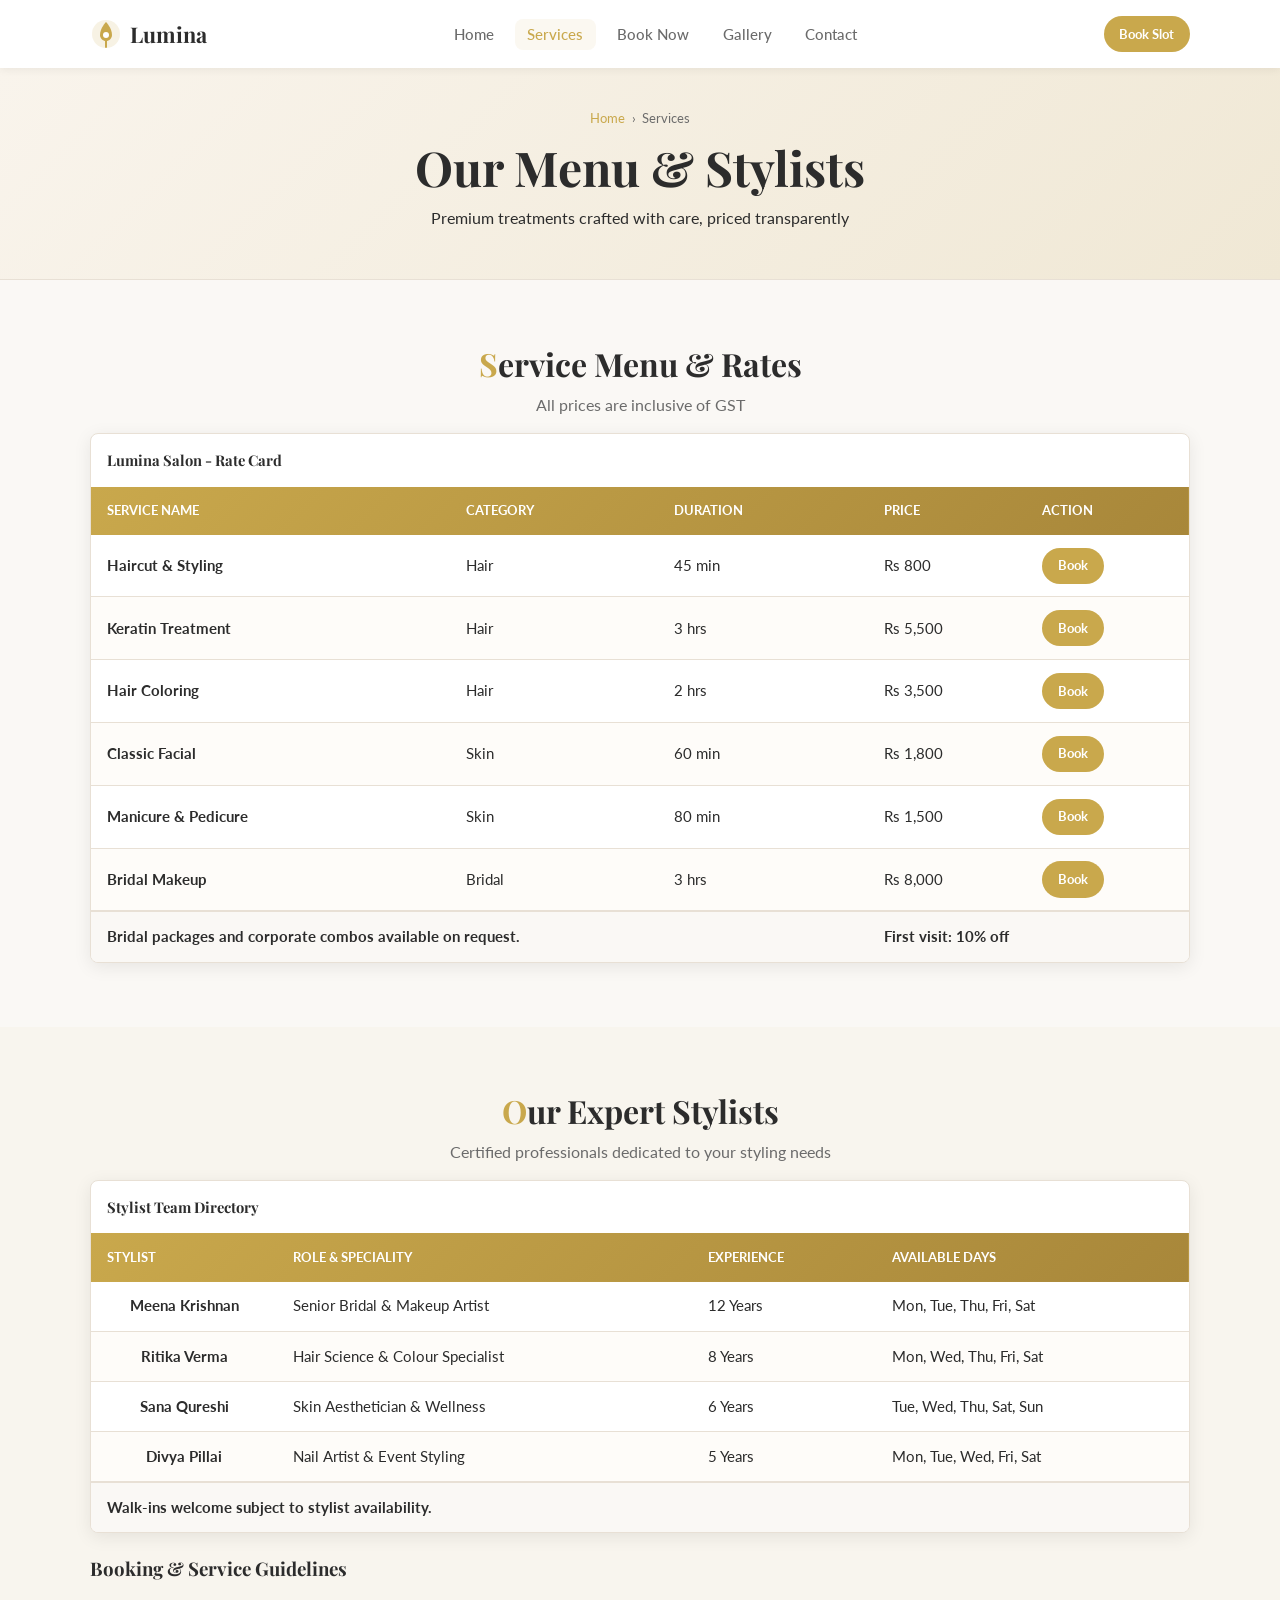
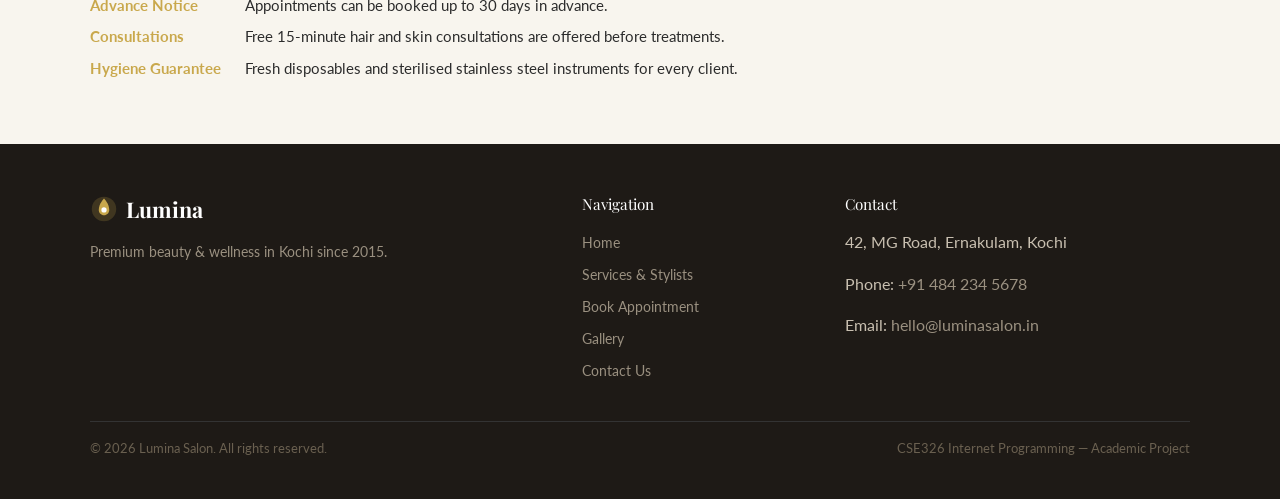
<file: services.html>
<!DOCTYPE html>
<!-- Unit I: Valid HTML5 document structure -->
<html lang="en">
<head>
  <!-- Unit I: SEO meta tags -->
  <meta charset="UTF-8">
  <meta name="viewport" content="width=device-width, initial-scale=1.0">
  <title>Services &amp; Stylists | Lumina Salon - Kochi</title>
  <meta name="description" content="Browse Lumina Salon's full service menu, transparent prices in INR, and meet our expert hair and beauty stylists in Kochi.">
  <meta name="keywords" content="salon services, hair treatment, facial, bridal, Kochi, stylists, prices">
  <meta property="og:title" content="Services &amp; Stylists | Lumina Salon">
  <meta property="og:description" content="Full service menu with prices and stylist list at Lumina Salon, Kochi.">
  <meta property="og:type" content="website">
  <meta property="og:url" content="https://pkneshwanorg-png.github.io/salon-management-system/services.html">
  <link rel="icon" href="assets/icons/favicon.svg" type="image/svg+xml">
  <link rel="preconnect" href="https://fonts.googleapis.com">
  <link rel="preconnect" href="https://fonts.gstatic.com" crossorigin>
  <link href="https://fonts.googleapis.com/css2?family=Playfair+Display:wght@400;700&family=Lato:wght@400;700&display=swap" rel="stylesheet">
  <link rel="stylesheet" href="css/style.css">
</head>
<body>

  <!-- Unit II: Accessibility skip link -->
  <a href="#main-content" class="skip-link">Skip to content</a>

  <!-- Unit II: Semantic header -->
  <header class="site-header" role="banner">
    <nav class="nav-container" aria-label="Main navigation">
      <a href="index.html" class="nav-logo" aria-label="Lumina Salon home">
        <svg width="32" height="32" viewBox="0 0 32 32" fill="none" aria-hidden="true">
          <circle cx="16" cy="16" r="14" fill="#c9a84c" opacity="0.15"/>
          <path d="M16 4 C16 4 22 10 22 17 C22 20.3 19.3 23 16 23 C12.7 23 10 20.3 10 17 C10 10 16 4 16 4Z" fill="#c9a84c"/>
          <circle cx="16" cy="17" r="3" fill="#fff"/>
          <line x1="16" y1="23" x2="16" y2="29" stroke="#c9a84c" stroke-width="2" stroke-linecap="round"/>
        </svg>
        <span>Lumina</span>
      </a>

      <input type="checkbox" id="navToggle" class="nav-toggle" aria-hidden="true">
      <label for="navToggle" class="hamburger" aria-label="Toggle menu">
        <span></span><span></span><span></span>
      </label>

      <!-- Unit I: Hyperlinks to the 5 pages -->
      <ul class="nav-links" role="list">
        <li><a href="index.html"    class="nav-link">Home</a></li>
        <li><a href="services.html" class="nav-link active" aria-current="page">Services</a></li>
        <li><a href="booking.html"  class="nav-link">Book Now</a></li>
        <li><a href="gallery.html"  class="nav-link">Gallery</a></li>
        <li><a href="contact.html"  class="nav-link">Contact</a></li>
      </ul>

      <div>
        <a href="booking.html" class="btn btn-primary btn-sm">Book Slot</a>
      </div>
    </nav>
  </header>

  <main id="main-content">

    <div class="page-hero">
      <div class="container">
        <!-- Unit II: nav breadcrumb -->
        <nav aria-label="Breadcrumb" class="breadcrumb">
          <a href="index.html">Home</a>
          <span aria-hidden="true">&rsaquo;</span>
          <span aria-current="page">Services</span>
        </nav>
        <h1>Our Menu &amp; Stylists</h1>
        <p>Premium treatments crafted with care, priced transparently</p>
      </div>
    </div>

    <!-- ======================================================
         SERVICE PRICE TABLE (Rendered dynamically from JS array)
         Unit II: Table with thead, tbody, tfoot, caption, scope, colspan
    ====================================================== -->
    <section class="section" aria-labelledby="price-table-heading">
      <div class="container">
        <h2 id="price-table-heading" class="section-title text-center">Service Menu &amp; Rates</h2>
        <p class="section-subtitle text-center text-muted mb-2">All prices are inclusive of GST</p>

        <div class="table-wrap">
          <table aria-label="Service rates list">
            <caption>Lumina Salon - Rate Card</caption>
            <thead>
              <tr>
                <th scope="col">Service Name</th>
                <th scope="col">Category</th>
                <th scope="col">Duration</th>
                <th scope="col">Price</th>
                <th scope="col">Action</th>
              </tr>
            </thead>
            <!-- Loaded dynamically from js/main.js -->
            <tbody id="servicesTableBody"></tbody>
            <tfoot>
              <tr>
                <!-- Unit II: colspan attribute -->
                <td colspan="3">Bridal packages and corporate combos available on request.</td>
                <td colspan="2">First visit: 10% off</td>
              </tr>
            </tfoot>
          </table>
        </div>
      </div>
    </section>

    <!-- ======================================================
         STYLIST TEAM TABLE (Merged from staff.html)
         Unit II: Table with thead, tbody, tfoot, caption, scope, rowspan
    ====================================================== -->
    <section class="section" style="background: rgba(201,168,76,0.04);" aria-labelledby="stylists-heading">
      <div class="container">
        <h2 id="stylists-heading" class="section-title text-center">Our Expert Stylists</h2>
        <p class="section-subtitle text-center text-muted mb-2">Certified professionals dedicated to your styling needs</p>

        <div class="table-wrap">
          <table aria-label="Stylist roster and specialisations">
            <caption>Stylist Team Directory</caption>
            <thead>
              <tr>
                <th scope="col">Stylist</th>
                <th scope="col">Role &amp; Speciality</th>
                <th scope="col">Experience</th>
                <th scope="col">Available Days</th>
              </tr>
            </thead>
            <tbody>
              <tr>
                <th scope="row">Meena Krishnan</th>
                <td>Senior Bridal &amp; Makeup Artist</td>
                <td>12 Years</td>
                <td>Mon, Tue, Thu, Fri, Sat</td>
              </tr>
              <tr>
                <th scope="row">Ritika Verma</th>
                <td>Hair Science &amp; Colour Specialist</td>
                <td>8 Years</td>
                <td>Mon, Wed, Thu, Fri, Sat</td>
              </tr>
              <tr>
                <th scope="row">Sana Qureshi</th>
                <td>Skin Aesthetician &amp; Wellness</td>
                <td>6 Years</td>
                <td>Tue, Wed, Thu, Sat, Sun</td>
              </tr>
              <tr>
                <th scope="row">Divya Pillai</th>
                <td>Nail Artist &amp; Event Styling</td>
                <td>5 Years</td>
                <td>Mon, Tue, Wed, Fri, Sat</td>
              </tr>
            </tbody>
            <tfoot>
              <tr>
                <td colspan="4">Walk-ins welcome subject to stylist availability.</td>
              </tr>
            </tfoot>
          </table>
        </div>

        <!-- Unit I: Description list for salon terms -->
        <section class="mt-3" aria-labelledby="terms-heading">
          <h3 id="terms-heading">Booking &amp; Service Guidelines</h3>
          <dl style="display:grid; grid-template-columns: auto 1fr; gap: 0.5rem 1.5rem; font-size:0.92rem; margin-top:0.8rem;">
            <dt style="font-weight:700; color:var(--gold);">Advance Notice</dt>
            <dd>Appointments can be booked up to 30 days in advance.</dd>
            <dt style="font-weight:700; color:var(--gold);">Consultations</dt>
            <dd>Free 15-minute hair and skin consultations are offered before treatments.</dd>
            <dt style="font-weight:700; color:var(--gold);">Hygiene Guarantee</dt>
            <dd>Fresh disposables and sterilised stainless steel instruments for every client.</dd>
          </dl>
        </section>
      </div>
    </section>

  </main>

  <!-- Unit II: Semantic footer -->
  <footer class="site-footer" role="contentinfo">
    <div class="container">
      <div class="footer-grid">
        <div class="footer-brand">
          <a href="index.html" class="nav-logo" style="margin-bottom:0.9rem; display:flex; color:#fff;">
            <svg width="28" height="28" viewBox="0 0 32 32" fill="none" aria-hidden="true">
              <circle cx="16" cy="16" r="14" fill="#c9a84c" opacity="0.2"/>
              <path d="M16 4 C16 4 22 10 22 17 C22 20.3 19.3 23 16 23 C12.7 23 10 20.3 10 17 C10 10 16 4 16 4Z" fill="#c9a84c"/>
              <circle cx="16" cy="17" r="3" fill="#fff"/>
            </svg>
            <span style="color:#fff;">Lumina</span>
          </a>
          <p class="footer-desc">Premium beauty &amp; wellness in Kochi since 2015.</p>
        </div>
        <div>
          <p class="footer-heading">Navigation</p>
          <ul class="footer-links">
            <li><a href="index.html">Home</a></li>
            <li><a href="services.html">Services &amp; Stylists</a></li>
            <li><a href="booking.html">Book Appointment</a></li>
            <li><a href="gallery.html">Gallery</a></li>
            <li><a href="contact.html">Contact Us</a></li>
          </ul>
        </div>
        <address class="footer-contact" style="font-style:normal;">
          <p class="footer-heading" style="font-style:normal;">Contact</p>
          <p>42, MG Road, Ernakulam, Kochi</p>
          <p>Phone: <a href="tel:+914842345678" style="color:#9a9080;">+91 484 234 5678</a></p>
          <p>Email: <a href="mailto:hello@luminasalon.in" style="color:#9a9080;">hello@luminasalon.in</a></p>
        </address>
      </div>
      <div class="footer-bottom">
        <p>&copy; <time datetime="2026">2026</time> Lumina Salon. All rights reserved.</p>
        <p>CSE326 Internet Programming &mdash; Academic Project</p>
      </div>
    </div>
  </footer>

  <script src="js/main.js"></script>
</body>
</html>
</file>
<file: css/style.css>
/* ============================================================
   Lumina Salon - style.css (CSE326 Internet Programming)
   ============================================================ */

/* UNIT III: CSS Variables (:root) */
:root {
  --bg: #faf8f5;
  --surface: #ffffff;
  --gold: #c9a84c;
  --gold-dk: #a8873a;
  --text: #2c2c2c;
  --muted: #6b6b6b;
  --border: #e8e0d5;
  --danger: #c0392b;
  --success: #27ae60;
  --shadow: 0 4px 18px rgba(0,0,0,0.08);
  --radius: 8px;
  /* UNIT III: Typography with Google Fonts + fallback font stack */
  --font-h: 'Playfair Display', Georgia, serif;
  --font-b: 'Lato', 'Segoe UI', Arial, sans-serif;
}

/* UNIT III: Box model reset & units (rem, %, vh, vw, px) */
*, *::before, *::after { box-sizing: border-box; margin: 0; padding: 0; }
html { scroll-behavior: smooth; font-size: 16px; }

body {
  font-family: var(--font-b);
  background: var(--bg);
  color: var(--text);
  line-height: 1.6;
  min-height: 100vh;
  display: flex;
  flex-direction: column;
}

/* UNIT II: Accessibility - skip-to-content link */
.skip-link {
  position: absolute;
  top: -60px;
  left: 1rem;
  background: var(--gold);
  color: #fff;
  padding: 0.5rem 1rem;
  font-weight: 700;
  z-index: 999;
}
/* UNIT III: :focus pseudo-class */
.skip-link:focus { top: 1rem; }

/* UNIT I & III: Headings hierarchy, typography and links */
h1, h2, h3 { font-family: var(--font-h); line-height: 1.25; margin-bottom: 0.5rem; }
h1 { font-size: clamp(2rem, 5vw, 3rem); }
h2 { font-size: clamp(1.4rem, 3vw, 2rem); }
p { margin-bottom: 1rem; }
a { color: var(--gold); text-decoration: none; transition: color 0.2s; }
a:hover { color: var(--gold-dk); }
img { max-width: 100%; display: block; }
ul { list-style: none; }
main { flex: 1; padding-top: 68px; }

/* UNIT III: ::selection pseudo-element */
::selection { background: rgba(201,168,76,0.25); color: var(--text); }

/* UNIT III: ::first-letter pseudo-element */
.section-title::first-letter { color: var(--gold); }

/* UNIT III: Grouping selector & container utilities */
.container { width: 90%; max-width: 1100px; margin: 0 auto; }
.section { padding: 4rem 0; }
.text-center { text-align: center; }
.text-muted { color: var(--muted); }
.mt-3 { margin-top: 1.5rem; }

/* UNIT III: Attribute selector - external secure hyperlinks */
a[href^="https"]:not(.btn):not(.nav-link) { font-weight: 500; }

/* UNIT III: Buttons with transitions & hover pseudo-class */
.btn {
  display: inline-block;
  padding: 0.65rem 1.5rem;
  border-radius: 50px;
  font-family: var(--font-b);
  font-size: 0.92rem;
  font-weight: 700;
  cursor: pointer;
  border: 2px solid transparent;
  transition: all 0.25s ease;
  text-align: center;
}
.btn:focus { outline: 3px solid var(--gold); outline-offset: 2px; }
.btn-primary { background: var(--gold); color: #fff; }
.btn-primary:hover { background: var(--gold-dk); transform: translateY(-2px); }
.btn-outline { background: transparent; border-color: var(--gold); color: var(--gold); }
.btn-outline:hover { background: var(--gold); color: #fff; }
.btn-sm { padding: 0.35rem 0.85rem; font-size: 0.82rem; }

/* UNIT III: @keyframes animation - button pulse */
@keyframes pulse {
  0%, 100% { box-shadow: 0 0 0 0 rgba(201,168,76,0.4); }
  50% { box-shadow: 0 0 0 10px rgba(201,168,76,0); }
}
.btn-primary.pulse { animation: pulse 2s infinite; }

/* UNIT III: Fixed positioning & Flexbox for navigation */
.site-header {
  position: fixed;
  top: 0; left: 0; right: 0;
  height: 68px;
  background: var(--surface);
  box-shadow: 0 2px 8px rgba(0,0,0,0.06);
  z-index: 1000;
}
.nav-container {
  display: flex;
  align-items: center;
  justify-content: space-between;
  height: 100%;
  width: 90%;
  max-width: 1100px;
  margin: 0 auto;
}
.nav-logo {
  display: flex;
  align-items: center;
  gap: 0.5rem;
  font-family: var(--font-h);
  font-size: 1.35rem;
  font-weight: 700;
  color: var(--text);
}
.nav-links { display: flex; gap: 0.5rem; align-items: center; }
.nav-link {
  padding: 0.4rem 0.8rem;
  border-radius: var(--radius);
  color: var(--muted);
  font-size: 0.92rem;
  font-weight: 500;
}
.nav-link:hover, .nav-link.active { color: var(--gold); background: rgba(201,168,76,0.08); }

/* UNIT III: Pure CSS hamburger with checkbox hack & relative/absolute positioning */
.nav-toggle { display: none; }
.hamburger { display: none; flex-direction: column; gap: 5px; cursor: pointer; padding: 4px; }
.hamburger span { display: block; width: 24px; height: 2px; background: var(--text); border-radius: 2px; transition: 0.25s; }

/* UNIT III: Hero section with gradients, @keyframes fade-in, and ::before pseudo-element */
.hero {
  min-height: 82vh;
  display: flex;
  align-items: center;
  background: linear-gradient(135deg, #fdf6ec 0%, #f5e9d4 60%, #faf8f5 100%);
  position: relative;
  overflow: hidden;
}
.hero::before {
  content: "";
  position: absolute;
  top: -60px; right: -60px;
  width: 360px; height: 360px;
  background: radial-gradient(circle, rgba(201,168,76,0.15) 0%, transparent 70%);
  border-radius: 50%;
}
@keyframes fadeUp {
  from { opacity: 0; transform: translateY(25px); }
  to { opacity: 1; transform: translateY(0); }
}
.hero-content { position: relative; z-index: 1; max-width: 580px; animation: fadeUp 0.8s ease both; }
.hero-tag {
  display: inline-block;
  background: rgba(201,168,76,0.15);
  color: var(--gold);
  padding: 0.25rem 0.8rem;
  border-radius: 50px;
  font-size: 0.8rem;
  font-weight: 700;
  text-transform: uppercase;
  margin-bottom: 0.8rem;
}
.hero-title span { color: var(--gold); }
.hero-desc { font-size: 1.05rem; color: var(--muted); margin-bottom: 1.75rem; }
.hero-cta { display: flex; gap: 1rem; flex-wrap: wrap; }

/* UNIT III: CSS Grid for cards and features */
.cards-grid {
  display: grid;
  grid-template-columns: repeat(auto-fit, minmax(240px, 1fr));
  gap: 1.5rem;
}
.card {
  background: var(--surface);
  border-radius: var(--radius);
  padding: 1.5rem;
  box-shadow: var(--shadow);
  border: 1px solid var(--border);
  transition: transform 0.25s, box-shadow 0.25s;
}
.card:hover { transform: translateY(-4px); }
.card-icon { width: 44px; height: 44px; margin-bottom: 0.8rem; color: var(--gold); }
.card-title { font-family: var(--font-h); font-size: 1.15rem; margin-bottom: 0.3rem; }
.card-price { color: var(--gold); font-weight: 700; margin-bottom: 0.4rem; }
.card-desc { color: var(--muted); font-size: 0.9rem; }

/* UNIT II: Tables styling with thead, tbody, tfoot, caption */
.table-wrap {
  overflow-x: auto;
  border-radius: var(--radius);
  box-shadow: var(--shadow);
  border: 1px solid var(--border);
  background: var(--surface);
  margin-top: 1rem;
}
table { width: 100%; border-collapse: collapse; font-size: 0.92rem; }
caption { font-family: var(--font-h); font-weight: 700; padding: 0.9rem 1rem; text-align: left; }
thead tr { background: linear-gradient(135deg, var(--gold), var(--gold-dk)); color: #fff; }
thead th { padding: 0.85rem 1rem; text-align: left; font-size: 0.82rem; text-transform: uppercase; }
tbody tr { border-bottom: 1px solid var(--border); }
/* UNIT III: :nth-child and :hover pseudo-classes */
tbody tr:nth-child(even) { background: rgba(201,168,76,0.03); }
tbody tr:hover { background: rgba(201,168,76,0.07); }
td { padding: 0.8rem 1rem; vertical-align: middle; }
tfoot td { padding: 0.8rem 1rem; font-weight: 700; background: var(--bg); border-top: 2px solid var(--border); }
/* UNIT III: :first-child pseudo-class */
.hours-table tbody tr:first-child td { font-weight: 700; }

/* UNIT II & III: Form elements styling and HTML5 validation */
.form-card {
  background: var(--surface);
  border-radius: var(--radius);
  padding: 2rem;
  box-shadow: var(--shadow);
  border: 1px solid var(--border);
  max-width: 650px;
  margin: 0 auto;
}
fieldset { border: 1px solid var(--border); border-radius: var(--radius); padding: 1.2rem; margin-bottom: 1.3rem; }
legend { font-family: var(--font-h); font-size: 0.95rem; font-weight: 700; color: var(--gold); padding: 0 0.5rem; }
.form-group { margin-bottom: 1.1rem; }
.form-row { display: grid; grid-template-columns: 1fr 1fr; gap: 1rem; }
label { display: block; font-size: 0.86rem; font-weight: 700; margin-bottom: 0.35rem; }
label .req { color: var(--danger); margin-left: 2px; }

/* UNIT III: Attribute selectors for inputs */
input[type="text"], input[type="email"], input[type="tel"],
input[type="date"], input[type="time"], input[type="number"],
select, textarea {
  width: 100%;
  padding: 0.65rem 0.9rem;
  border: 1.5px solid var(--border);
  border-radius: var(--radius);
  font-family: var(--font-b);
  font-size: 0.93rem;
  background: var(--bg);
  color: var(--text);
  transition: border-color 0.2s, box-shadow 0.2s;
}
input:focus, select:focus, textarea:focus {
  outline: none;
  border-color: var(--gold);
  box-shadow: 0 0 0 3px rgba(201,168,76,0.15);
}
/* UNIT III: :valid and :invalid pseudo-classes */
input:not(:placeholder-shown):valid { border-color: var(--success); }
input:not(:placeholder-shown):invalid { border-color: var(--danger); }
/* UNIT III: ::placeholder pseudo-element */
input::placeholder, textarea::placeholder { color: var(--muted); opacity: 0.75; }
/* UNIT III: Adjacent sibling combinator (+) */
.form-group input + .form-hint { font-size: 0.78rem; color: var(--muted); margin-top: 0.25rem; display: block; }
/* UNIT III: :disabled pseudo-class */
input:disabled, select:disabled { opacity: 0.6; cursor: not-allowed; }

/* UNIT III: Styled radio & checkbox with :checked pseudo-class */
.radio-group, .checkbox-group { display: flex; flex-wrap: wrap; gap: 0.6rem; margin-top: 0.3rem; }
.radio-label, .checkbox-label {
  display: flex; align-items: center; gap: 0.4rem;
  cursor: pointer; font-size: 0.88rem; padding: 0.35rem 0.8rem;
  border: 1.5px solid var(--border); border-radius: 50px;
}
.radio-label:has(input:checked), .checkbox-label:has(input:checked) {
  border-color: var(--gold);
  background: rgba(201,168,76,0.08);
}
.radio-label input, .checkbox-label input { accent-color: var(--gold); }
input[type="range"] { width: 100%; accent-color: var(--gold); }

/* Simple notification message */
#bookMsg { margin-top: 1rem; padding: 0.75rem; border-radius: var(--radius); background: rgba(39,174,96,0.12); color: var(--success); font-weight: 700; text-align: center; }

/* UNIT III: CSS Grid for Gallery with child combinator selector (>) */
.gallery-grid {
  display: grid;
  grid-template-columns: repeat(4, 1fr);
  grid-auto-rows: 200px;
  gap: 0.9rem;
}
.gallery-item { overflow: hidden; border-radius: var(--radius); position: relative; }
.gallery-item > img { width: 100%; height: 100%; object-fit: cover; transition: transform 0.4s ease; }
.gallery-item:hover > img { transform: scale(1.06); }
.gallery-item.wide { grid-column: span 2; }
.gallery-item.tall { grid-row: span 2; }
.gallery-overlay {
  position: absolute; inset: 0;
  background: linear-gradient(to top, rgba(0,0,0,0.6) 0%, transparent 60%);
  opacity: 0; transition: opacity 0.25s;
  display: flex; align-items: flex-end; padding: 0.8rem; color: #fff; font-size: 0.86rem;
}
.gallery-item:hover .gallery-overlay { opacity: 1; }

/* UNIT I & II: Video, Audio, and Map Iframe */
.media-section { background: #1e1a16; padding: 3.5rem 0; color: #fff; text-align: center; }
.media-section h2 { color: #fff; }
video, audio { border-radius: var(--radius); max-width: 100%; }
audio { width: 100%; margin-top: 1rem; }
.map-wrap { border-radius: var(--radius); overflow: hidden; border: 1px solid var(--border); box-shadow: var(--shadow); }
.map-wrap iframe { width: 100%; height: 350px; border: none; display: block; }
.two-col { display: grid; grid-template-columns: 1fr 1fr; gap: 2.5rem; align-items: start; }

/* UNIT II: Page hero header & breadcrumb */
.page-hero { background: linear-gradient(135deg, #f9f4ec, #f0e8d5); padding: 2.5rem 0 2rem; text-align: center; border-bottom: 1px solid var(--border); }
.breadcrumb { display: flex; align-items: center; justify-content: center; gap: 0.4rem; font-size: 0.82rem; color: var(--muted); margin-bottom: 0.5rem; }

/* UNIT II & III: Semantic footer with Flexbox and Grid */
.site-footer { background: #1e1a16; color: #c8bfb0; padding: 3rem 0 1.5rem; margin-top: auto; }
.footer-grid { display: grid; grid-template-columns: 2fr 1fr 1.5fr; gap: 2rem; margin-bottom: 2rem; }
.footer-desc { font-size: 0.86rem; color: #9a9080; }
.footer-heading { font-family: var(--font-h); color: #fff; font-size: 0.95rem; margin-bottom: 0.8rem; }
.footer-links li { margin-bottom: 0.4rem; }
.footer-links a { color: #9a9080; font-size: 0.86rem; }
.footer-links a:hover { color: var(--gold); }
.footer-bottom { border-top: 1px solid #333; padding-top: 1rem; display: flex; justify-content: space-between; flex-wrap: wrap; gap: 0.5rem; font-size: 0.8rem; color: #6a6050; }

/* UNIT III: Responsive design & media queries */
@media (max-width: 768px) {
  .nav-links {
    display: none; flex-direction: column; position: absolute;
    top: 68px; left: 0; right: 0; background: var(--surface);
    box-shadow: var(--shadow); padding: 1rem;
  }
  .nav-toggle:checked ~ .nav-links { display: flex; }
  .hamburger { display: flex; }
  .nav-toggle:checked ~ .hamburger span:nth-child(1) { transform: translateY(7px) rotate(45deg); }
  .nav-toggle:checked ~ .hamburger span:nth-child(2) { opacity: 0; }
  .nav-toggle:checked ~ .hamburger span:nth-child(3) { transform: translateY(-7px) rotate(-45deg); }
  .footer-grid, .two-col { grid-template-columns: 1fr; }
  .gallery-grid { grid-template-columns: repeat(2, 1fr); grid-auto-rows: 160px; }
  .gallery-item.wide { grid-column: span 2; }
  .gallery-item.tall { grid-row: span 1; }
}

@media (max-width: 480px) {
  .hero { min-height: 75vh; }
  .hero-cta { flex-direction: column; }
  .form-row { grid-template-columns: 1fr; }
  .gallery-grid { grid-template-columns: 1fr; grid-auto-rows: 180px; }
  .gallery-item.wide, .gallery-item.tall { grid-column: span 1; grid-row: span 1; }
}
</file>
